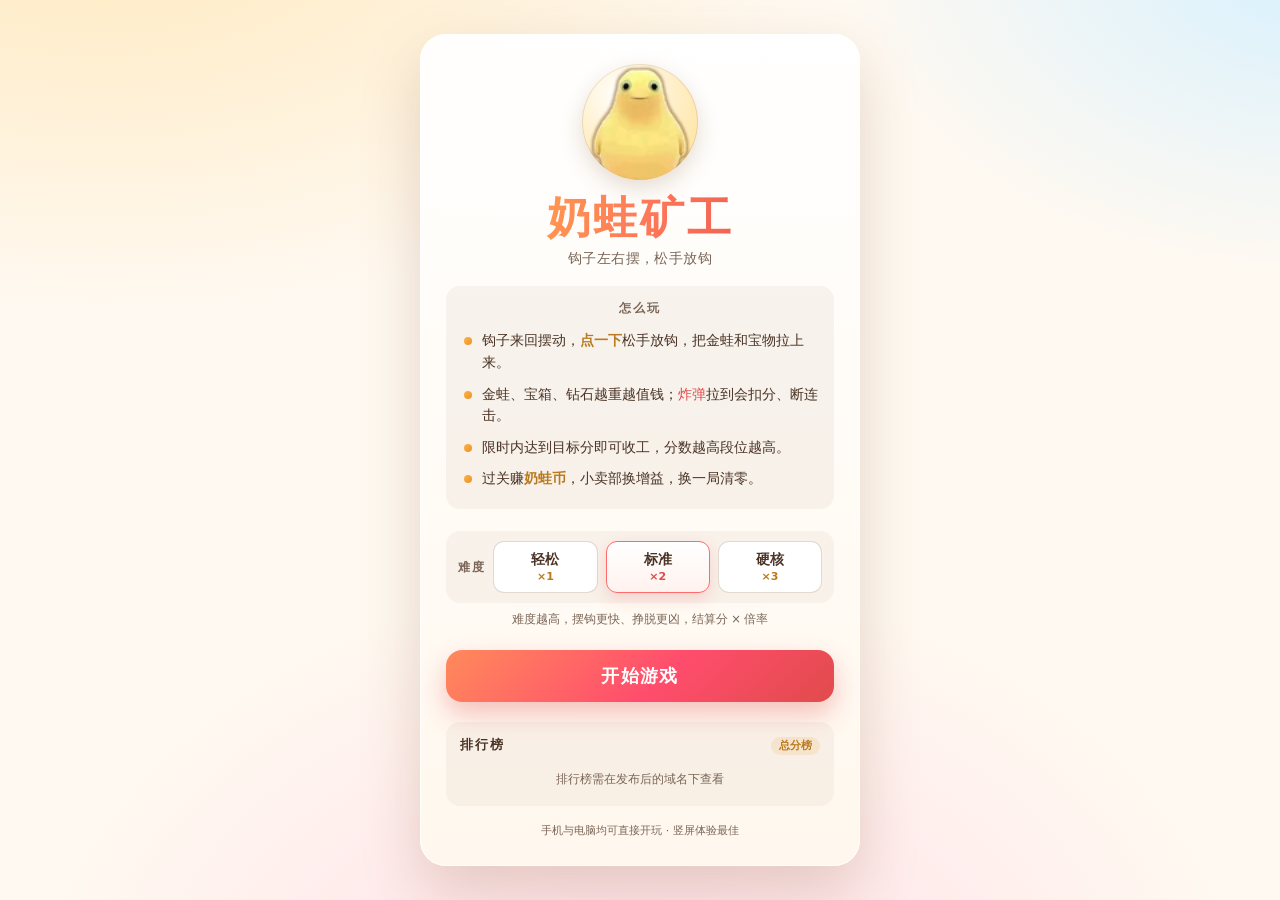
<file: index.html>
<!DOCTYPE html>
<html lang="zh-CN">
<head>
<meta charset="utf-8">
<meta name="viewport" content="width=device-width, initial-scale=1, viewport-fit=cover">
<title>奶蛙矿工</title>
<meta name="description" content="钩子来回摆动，松手放钩，把金蛙宝物拉上来。手机与电脑均可直接开玩。">
<meta name="theme-color" content="#fff9f1">
<link rel="icon" href="favicon.ico">
<style>
  :root {
    --ink: #4a3325; --ink-soft: #7a6556; --cream: #fff7ec;
    --brand: #ff6b6b; --brand-dark: #e14b4b;
    --gold: #e8a33d; --gold-dark: #b97a1f; --good: #35a06b;
  }
  * { box-sizing: border-box; }
  html, body { margin: 0; min-height: 100%; }
  body {
    font-family: "PingFang SC", "Hiragino Sans GB", "Microsoft YaHei", system-ui, -apple-system, "Segoe UI", Roboto, sans-serif;
    color: var(--ink);
    background:
      radial-gradient(1200px 700px at 8% -12%, #ffe9bd 0%, transparent 60%),
      radial-gradient(900px 600px at 104% -6%, #d5f0ff 0%, transparent 55%),
      radial-gradient(1000px 780px at 50% 118%, #ffdbe6 0%, transparent 62%),
      #fff9f1;
    background-attachment: fixed;
    -webkit-text-size-adjust: 100%;
  }
  .wrap {
    min-height: 100dvh; display: grid; place-items: center;
    padding: max(20px, env(safe-area-inset-top)) 16px max(20px, env(safe-area-inset-bottom));
  }
  .card {
    width: 100%; max-width: 440px; text-align: center;
    padding: 30px 26px 26px;
    border-radius: 26px;
    background: linear-gradient(180deg, rgba(255,255,255,.97), rgba(255,248,238,.97));
    box-shadow: 0 24px 60px rgba(126, 84, 44, .22), 0 0 0 1px rgba(255,255,255,.8) inset;
    animation: cardIn .4s cubic-bezier(.22, 1, .36, 1);
  }
  @keyframes cardIn { from { opacity: 0; transform: translateY(16px) scale(.97); } to { opacity: 1; transform: none; } }

  /* 主角蛙 */
  .hero {
    width: 116px; height: 116px; margin: 0 auto 14px;
    border-radius: 50%;
    background: radial-gradient(circle at 34% 26%, #fff 0%, #ffe6a8 76%);
    box-shadow: 0 0 0 1px rgba(126,84,44,.16) inset, 0 8px 22px rgba(126,84,44,.2);
    overflow: hidden; display: grid; place-items: center;
  }
  .hero img { width: 116%; height: 116%; object-fit: contain; }

  /* 大标题 */
  .title {
    margin: 0; font-size: 44px; font-weight: 800; letter-spacing: .06em; line-height: 1.1;
    background: linear-gradient(100deg, #ffb347, #ff7a59 50%, #e14b4b);
    -webkit-background-clip: text; background-clip: text; color: transparent;
  }
  .subtitle {
    margin: 8px 0 0; font-size: 14px; letter-spacing: .03em; color: var(--ink-soft);
  }

  /* 简介 */
  .intro {
    margin: 18px 0 0; padding: 14px 16px;
    border-radius: 14px; background: rgba(126,84,44,.06);
    text-align: left;
  }
  .intro h2 {
    margin: 0 0 8px; font-size: 12px; font-weight: 800; letter-spacing: .16em;
    color: var(--ink-soft); text-align: center;
  }
  .intro ul { list-style: none; margin: 0; padding: 0; }
  .intro li {
    position: relative; padding: 5px 0 5px 20px;
    font-size: 13.5px; line-height: 1.6; color: var(--ink);
  }
  .intro li::before {
    content: ''; position: absolute; left: 2px; top: 12px;
    width: 8px; height: 8px; border-radius: 50%;
    background: linear-gradient(135deg, #ffb347, #e8912a);
  }
  .intro li b { color: var(--gold-dark); font-weight: 700; }
  .intro li .bad { color: var(--brand-dark); }

  /* 进入按钮 */
  .enter {
    display: block; width: 100%; margin-top: 22px;
    font: inherit; font-size: 18px; font-weight: 800; letter-spacing: .08em;
    padding: 14px 18px; border: 0; border-radius: 16px; cursor: pointer;
    text-decoration: none; color: #fff;
    background: linear-gradient(135deg, #ff8a5b, #ff4d6d 55%, #e14b4b);
    box-shadow: 0 12px 26px rgba(225, 75, 75, .32);
    transition: transform .18s cubic-bezier(.22, 1, .36, 1), box-shadow .18s;
  }
  .enter:hover { box-shadow: 0 16px 32px rgba(225, 75, 75, .4); }
  .enter:active { transform: scale(.98); }
  .enter:focus-visible { outline: 3px solid var(--brand); outline-offset: 3px; }
  .enter.big { animation: breathe 2.4s ease-in-out infinite; }
  @keyframes breathe { 0%, 100% { transform: scale(1); } 50% { transform: scale(1.035); } }

  .foot {
    margin: 16px 0 0; font-size: 11px; line-height: 1.6; color: var(--ink-soft);
  }
  .foot a { color: inherit; }

  @media (max-width: 360px) {
    .title { font-size: 38px; }
    .card { padding: 26px 20px 22px; }
  }
  @media (prefers-reduced-motion: reduce) {
    .card, .enter.big { animation: none !important; }
  }

  /* 难度选择 */
  .pick {
    display: flex; align-items: stretch; gap: 8px;
    margin-top: 22px; padding: 10px 12px;
    border-radius: 14px; background: rgba(126,84,44,.05);
  }
  .pick-label {
    align-self: center; font-size: 12px; font-weight: 800; letter-spacing: .14em;
    color: var(--ink-soft);
  }
  .pick button {
    flex: 1; font: inherit; font-size: 14px; font-weight: 700;
    padding: 9px 4px; border: 1.5px solid rgba(126,84,44,.22); border-radius: 11px;
    background: #fff; color: var(--ink); cursor: pointer;
    display: flex; flex-direction: column; align-items: center; gap: 1px;
    transition: transform .14s, border-color .14s, box-shadow .14s, background .14s;
  }
  .pick button b { font-size: 11px; font-weight: 800; color: var(--gold-dark); }
  .pick button.on {
    border-color: var(--brand); background: linear-gradient(180deg,#fff,#fff2ee);
    box-shadow: 0 6px 16px rgba(225,75,75,.18);
  }
  .pick button.on b { color: var(--brand-dark); }
  .pick button:active { transform: scale(.97); }
  .pick-note {
    margin: 8px 0 0; font-size: 11.5px; color: var(--ink-soft); line-height: 1.5;
  }

  /* 排行榜 */
  .board {
    margin-top: 20px; padding: 14px 14px 8px;
    border-radius: 14px; background: rgba(126,84,44,.05); text-align: left;
  }
  .board-head {
    display: flex; align-items: baseline; justify-content: space-between; margin-bottom: 6px;
  }
  .board-head h2 {
    margin: 0; font-size: 13px; font-weight: 800; letter-spacing: .14em; color: var(--ink);
  }
  .board-tag {
    font-size: 10.5px; font-weight: 700; color: var(--gold-dark);
    background: rgba(232,163,61,.16); padding: 2px 8px; border-radius: 999px;
  }
  .board-list { list-style: none; margin: 0; padding: 0; }
  .board-row, .board-tip {
    display: flex; align-items: center; gap: 8px;
    font-size: 13px; padding: 6px 2px; border-bottom: 1px dashed rgba(126,84,44,.14);
  }
  .board-list li:last-child { border-bottom: 0; }
  .board-tip { color: var(--ink-soft); justify-content: center; font-size: 12px; padding: 10px 2px; }
  .board-row .rk { width: 20px; text-align: center; font-weight: 800; color: var(--ink-soft); flex: 0 0 auto; }
  .board-row .rk-1, .board-row .rk-2, .board-row .rk-3 { color: var(--gold-dark); }
  .board-row .nm {
    flex: 1 1 auto; overflow: hidden; text-overflow: ellipsis; white-space: nowrap; font-weight: 600;
  }
  .board-row .sc { font-weight: 800; color: var(--brand-dark); flex: 0 0 auto; }
  .board-row .pr {
    flex: 0 0 auto; font-size: 10.5px; color: var(--ink-soft);
    background: rgba(126,84,44,.08); padding: 1px 6px; border-radius: 999px;
  }

  @media (max-width: 360px) {
    .pick-label { display: none; }
  }
</style>
</head>
<body>
  <div class="wrap">
    <main class="card">
      <div class="hero">
        <img src="assets/nai/nai02-stand.webp" alt="奶蛙矿工">
      </div>
      <h1 class="title">奶蛙矿工</h1>
      <p class="subtitle">钩子左右摆，松手放钩</p>

      <section class="intro">
        <h2>怎么玩</h2>
        <ul>
          <li>钩子来回摆动，<b>点一下</b>松手放钩，把金蛙和宝物拉上来。</li>
          <li>金蛙、宝箱、钻石越重越值钱；<span class="bad">炸弹</span>拉到会扣分、断连击。</li>
          <li>限时内达到目标分即可收工，分数越高段位越高。</li>
          <li>过关赚<b>奶蛙币</b>，小卖部换增益，换一局清零。</li>
        </ul>
      </section>

      <section class="pick" id="pick" role="group" aria-label="选择难度">
        <span class="pick-label">难度</span>
        <button type="button" data-preset="relaxed">轻松<b>×1</b></button>
        <button type="button" data-preset="standard" class="on">标准<b>×2</b></button>
        <button type="button" data-preset="hard">硬核<b>×3</b></button>
      </section>
      <p class="pick-note">难度越高，摆钩更快、挣脱更凶，结算分 × 倍率</p>

      <a class="enter big" id="startBtn" href="miner/?preset=standard">开始游戏</a>

      <section class="board" id="board">
        <div class="board-head">
          <h2>排行榜</h2>
          <span class="board-tag" id="boardTag">总分榜</span>
        </div>
        <ol class="board-list" id="boardList">
          <li class="board-tip">榜单加载中…</li>
        </ol>
      </section>

      <p class="foot">手机与电脑均可直接开玩 · 竖屏体验最佳</p>
    </main>
  </div>

  <script src="miner/cloud.js"></script>
  <script>
  (function () {
    var pick = document.getElementById('pick');
    var startBtn = document.getElementById('startBtn');
    var boardList = document.getElementById('boardList');
    var PRESET = {
      relaxed:  { label: '轻松', factor: 1 },
      standard: { label: '标准', factor: 2 },
      hard:     { label: '硬核', factor: 3 }
    };

    function fmt(n) { return String(Math.floor(n || 0)).replace(/\B(?=(\d{3})+(?!\d))/g, ','); }
    function esc(s) {
      return String(s == null ? '' : s).replace(/[&<>"']/g, function (c) {
        return { '&': '&amp;', '<': '&lt;', '>': '&gt;', '"': '&quot;', "'": '&#39;' }[c];
      });
    }

    /* 选难度 → 同时点亮按钮、改写进入按钮的 ?preset= */
    function selectPreset(p) {
      Array.prototype.forEach.call(pick.querySelectorAll('button[data-preset]'), function (b) {
        b.classList.toggle('on', b.getAttribute('data-preset') === p);
      });
      startBtn.setAttribute('href', 'miner/?preset=' + p);
    }
    pick.addEventListener('click', function (ev) {
      var b = ev.target.closest ? ev.target.closest('button[data-preset]') : null;
      if (b) { selectPreset(b.getAttribute('data-preset')); }
    });

    /* 内嵌只读排行榜：只取云端总分榜前若干名，纯展示，不写库 */
    function renderBoard(rows) {
      if (!rows || !rows.length) {
        boardList.innerHTML = '<li class="board-tip">还没有人上榜，快来抢第一！</li>';
        return;
      }
      boardList.innerHTML = rows.map(function (r, i) {
        var m = PRESET[r.preset] || PRESET.standard;
        return '<li class="board-row">' +
          '<span class="rk rk-' + (i + 1) + '">' + (i + 1) + '</span>' +
          '<span class="nm">' + esc(r.name || '无名氏') + '</span>' +
          '<span class="sc">' + fmt(r.score) + '</span>' +
          '<span class="pr">' + m.label + '×' + m.factor + '</span>' +
          '</li>';
      }).join('');
    }

    function loadBoard() {
      if (!window.MinerCloud || !MinerCloud.available()) {
        boardList.innerHTML = '<li class="board-tip">排行榜需在发布后的域名下查看</li>';
        return;
      }
      MinerCloud.load(10).then(function (res) {
        renderBoard((res && res.rows && res.rows.score) || []);
      }).catch(function () {
        boardList.innerHTML = '<li class="board-tip">榜单暂时打不开，稍后再试</li>';
      });
    }

    loadBoard();
  })();
  </script>
</body>
</html>
</file>
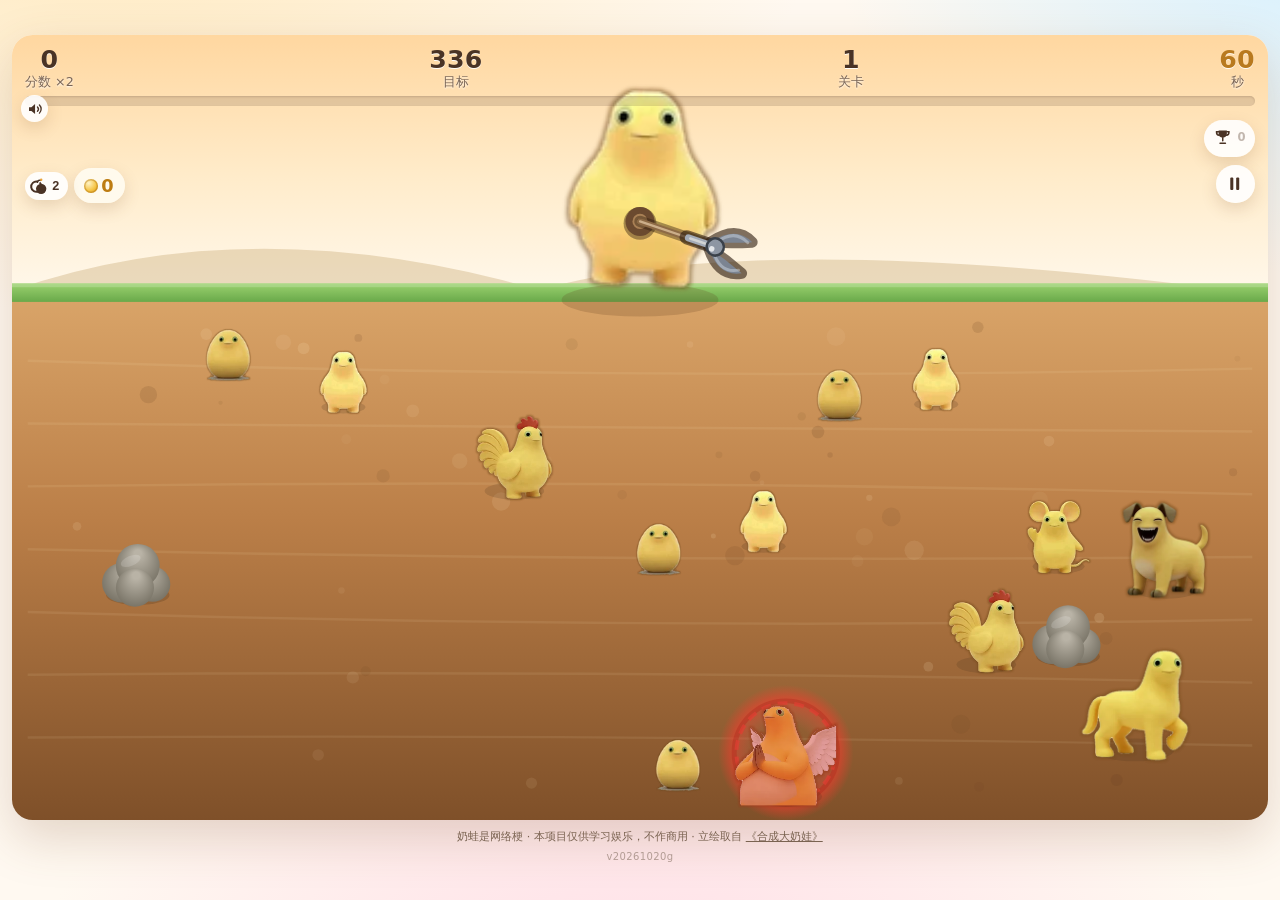
<file: miner/index.html>
<!DOCTYPE html>
<html lang="zh-CN">
<head>
<meta charset="utf-8">
<meta name="viewport" content="width=device-width, initial-scale=1, maximum-scale=1, user-scalable=no, viewport-fit=cover">
<meta name="theme-color" content="#fff9f1">
<meta name="description" content="奶蛙矿工：国民小游戏「黄金矿工」的奶蛙版。甩钩抓宝，天使奶蛙是炸弹，大块头会挣脱。">
<title>奶蛙矿工 · 奶蛙小游戏</title>
<link rel="icon" type="image/webp" href="../assets/nai/nai01-blob.webp">
<!-- 资源带 ?v= 版本号：这个静态站不发 Cache-Control / ETag，只给 Last-Modified，
     浏览器会按"启发式缓存"自己算过期时间，期间新代码根本不会下载下来 ——
     表现就是"线上明明更新了，我这台电脑还是老钩子"。
     换 URL 是最干脆的绕开方式：改了前端就顺手把下面这几处 v 一起改掉。 -->
<meta name="miner-build" content="20261020g">
<link rel="stylesheet" href="style.css?v=20261020g">
</head>
<body>
<div class="page">
  <main class="app">

    <!-- ============ 舞台 ============ -->
    <section class="stage-wrap" id="stageWrap">
      <div class="stage" id="stage">
        <canvas id="cv" role="img" aria-label="奶蛙矿工游戏舞台：奶蛙在洞口甩钩，抓取土层里的宝贝"></canvas>

        <!-- 顶部 HUD（不吃点击） -->
        <div class="hud" id="hud" aria-hidden="true">
          <div class="hud-row">
            <span class="stat"><b id="hudScore">0</b><small id="hudScoreUnit">分数</small></span>
            <span class="stat"><b id="hudTarget">0</b><small>目标</small></span>
            <span class="stat"><b id="hudLevel">1</b><small>关卡</small></span>
            <span class="stat time"><b id="hudTime">60</b><small>秒</small></span>
          </div>
          <div class="bar"><i id="barFill"></i></div>
        </div>

        <!-- 连击牌 -->
        <div class="combo-chip" id="comboChip" aria-hidden="true">
          <b id="comboNum">0</b><span>连击</span><em id="comboMult">×1</em>
        </div>

        <!-- 达标 = 可以收工了。
             这既是提示，也是按钮：达标之后玩家自己决定"现在过关"还是"再挖几钩多攒点奶蛙币"。
             （旧版达标后只能干等，是玩家反馈里最刺眼的一条。） -->
        <button class="keep-hint" id="keepHint" type="button">
          <span class="kh-tick" aria-hidden="true">✓</span>
          <span class="kh-text"><span id="keepLead">已达标 · 本关 +</span><b id="keepNum">0</b><span id="keepTail"> 币</span></span>
          <span class="kh-go" id="keepGo">收工过关</span>
          <span class="kh-key" aria-hidden="true">Enter</span>
        </button>

        <!-- 静音开关 -->
        <button class="mute" id="btnMute" type="button" aria-label="静音开关">
          <svg viewBox="0 0 24 24" width="100%" height="100%" aria-hidden="true">
            <path class="mk-body" d="M4 9.5h3.2L12 5.4v13.2L7.2 14.5H4z" />
            <path class="mk-wave1" d="M15.2 9.2a4 4 0 0 1 0 5.6" fill="none" stroke-width="1.8" stroke-linecap="round" />
            <path class="mk-wave2" d="M17.8 6.6a7.6 7.6 0 0 1 0 10.8" fill="none" stroke-width="1.8" stroke-linecap="round" />
            <path class="mk-slash" d="M4.4 4.4l15.2 15.2" fill="none" stroke-width="2" stroke-linecap="round" />
          </svg>
        </button>

        <!-- 右上：排行榜 / 暂停。
             都放在"天空"里（这一层没有可抓的东西），不会盖住土层里的宝贝；
             舞台的点击发射会把这一块排除掉（见 game.js 的 pointerdown）。 -->
        <div class="tools">
          <button class="tool" id="btnOpenBoard" type="button" aria-label="打开排行榜">
            <svg viewBox="0 0 24 24" width="100%" height="100%" aria-hidden="true">
              <path class="tl-cup" d="M7.4 4h9.2v3.3a4.6 4.6 0 0 1-9.2 0z"/>
              <path class="tl-line" d="M7.4 5.2H5.1v1.1a3 3 0 0 0 2.7 2.9M16.6 5.2h2.3v1.1a3 3 0 0 1-2.7 2.9M12 12.1v3.2M9 18.2h6"
                    fill="none" stroke-width="1.7" stroke-linecap="round"/>
            </svg>
            <b id="lbMeta">0</b>
          </button>
          <button class="tool" id="btnPause" type="button" aria-label="暂停">
            <svg viewBox="0 0 24 24" width="100%" height="100%" aria-hidden="true">
              <rect x="7" y="5" width="3.4" height="14" rx="1.1"/>
              <rect x="13.6" y="5" width="3.4" height="14" rx="1.1"/>
            </svg>
          </button>
        </div>

        <!-- 左上一排：炸药 + 奶蛙币。
             两枚并排放在同一个 flex 行里，位置只由这一行决定 ——
             各写各的 top 会在横竖屏切换时对不齐（em 跟着舞台字号变）。 -->
        <div class="sky-row">
          <!-- 炸药：手里拉着东西时按一下，当场炸掉、绳子立刻回来 -->
          <button class="dyn" id="btnDyn" type="button" aria-label="引爆手里拉住的目标">
          <span class="dyn-body">
            <svg viewBox="0 0 24 24" width="100%" height="100%" aria-hidden="true">
              <path class="dy-bomb" d="M13.4 8.6a6.2 6.2 0 1 1-3.4-1.9" fill="none" stroke-width="2.4" stroke-linecap="round"/>
              <circle class="dy-ball" cx="14.6" cy="15.4" r="6.2" />
              <path class="dy-fuse" d="M10.1 7.4c.6-2 2.2-2.9 3.9-2.1" fill="none" stroke-width="1.8" stroke-linecap="round"/>
              <circle class="dy-spark" cx="14.6" cy="4.6" r="1.5" />
            </svg>
          </span>
          <b id="dynNum">0</b>
          <span class="dyn-tip" id="dynTip">引爆手里拉住的目标（B 键）</span>
          </button>

          <!-- 奶蛙币：纯读数，不能点。
               不塞进顶部 HUD 是因为五个数排成一行时，中间那格正好压在奶蛙脑袋上（横屏），
               而且币和分挨着容易看混。单独一枚金色胶囊，更像"另一种钱"。 -->
          <span class="coin-pill" id="coinPill" aria-hidden="true">
            <i class="coin-dot"></i><b id="hudCoin">0</b>
          </span>
        </div>

        <!-- ========== 暂停 / 设置 ==========
             开始页去掉了：打开就开矿。这里成了唯一能喘口气、也能换难度的地方。
             难度必须在这儿改 —— 换档等于换一局，所以选中就重开，不做"下局生效"
             这种说了不算的半吊子状态。 -->
        <div class="overlay" id="ovPause">
          <div class="ov-card">
            <div class="ov-title">暂停</div>
            <p class="ov-sub">切到其他页面会自动暂停。</p>

            <div class="preset" id="preset">
              <span class="preset-label">难度</span>
              <button type="button" data-preset="relaxed">轻松<b>×1</b></button>
              <button type="button" data-preset="standard" class="on">标准<b>×2</b></button>
              <button type="button" data-preset="hard">硬核<b>×3</b></button>
            </div>
            <p class="preset-note">换难度即重开一局 · 结算分 = 局内分 × 倍率</p>
            <p class="swing-note" id="swingNote"></p>

            <ul class="quick-rules">
              <li>体型越大越值钱，回收也越慢</li>
              <li>天使奶蛙是炸弹 <b class="bad">−150</b>；钻石奶蛙 <b class="good">+600</b> 并 +5 秒</li>
              <li><b>空格</b>／点击放钩 · <b>B</b> 引爆 · 达标后 <b>Enter</b> 收工</li>
            </ul>

            <button class="btn primary big" id="btnResume" type="button">继续</button>
            <button class="btn ghost" id="btnQuit" type="button">重开一局</button>
          </div>
        </div>

        <!-- ========== 过关 ========== -->
        <div class="overlay" id="ovClear">
          <div class="ov-card">
            <div class="ov-title win" id="clearTitle">过关</div>
            <p class="ov-sub" id="clearSub"></p>
            <div class="tally" id="clearTally"></div>
            <button class="btn primary big" id="btnNext" type="button">下一关</button>
          </div>
        </div>

        <!-- ========== 结束 ========== -->
        <div class="overlay" id="ovOver">
          <div class="ov-card">
            <div class="ov-title lose">没达标</div>
            <p class="ov-sub" id="overSub"></p>

            <!-- 上榜区：一局结束只记一条，名字也按"一局一枚"。
                 输入框里预填上一局用过的名字，想换直接改 —— 只改这一条，
                 历史成绩一条都不动。 -->
            <div class="lb-save" id="overLb">
              <div class="lb-save-top">
                <span class="lb-badge" id="overRankBadge">#1</span>
                <span class="ava lb-ava" id="overAva" aria-hidden="true"></span>
                <span class="lb-save-txt" id="overRankTxt"></span>
                <button class="lb-link" id="btnOverBoard" type="button">看榜</button>
              </div>
              <div class="lb-name-row" id="overNameRow">
                <input class="lb-name-input" id="overNameInput" type="text" maxlength="8"
                       placeholder="输入名字" autocomplete="off" spellcheck="false"
                       enterkeyhint="done" aria-label="你的名字">
                <button class="lb-save-btn" id="btnSaveName" type="button">上榜</button>
              </div>
              <p class="lb-name-hint" id="overNameHint"></p>
            </div>

            <div class="tally" id="overTally"></div>
            <p class="ov-best" id="overBest"></p>
            <button class="btn primary big" id="btnAgain" type="button">再来一局</button>
          </div>
        </div>

        <!-- ========== 排行榜 ==========
             三个榜看同一份记录，只是排序键不同（总分 / 关卡 / 连击）。
             这里的输入框改的是**下一局的名字**，不是历史成绩：
             一台设备每局都可以留不同的名字，改完旧记录原样不动。
             头像按名字走 —— 同一个名字永远同一张脸，新名字才分新脸。 -->
        <div class="overlay" id="ovBoard">
          <div class="ov-card">
            <div class="ov-title board">排行榜</div>
            <p class="ov-sub" id="boardSub">本机记录 · 一局一条</p>

            <div class="board-name">
              <span class="ava board-ava" id="boardAva" aria-hidden="true"></span>
              <label for="boardNameInput">下局用名</label>
              <input class="board-name-input" id="boardNameInput" type="text" maxlength="8"
                     placeholder="还没起名" autocomplete="off" spellcheck="false"
                     enterkeyhint="done">
              <span class="board-name-note" id="boardNameNote">只影响下一局</span>
            </div>

            <div class="board-tabs" id="boardTabs" role="tablist">
              <button type="button" data-board="score" class="on" role="tab">总分</button>
              <button type="button" data-board="level" role="tab">关卡</button>
              <button type="button" data-board="combo" role="tab">连击</button>
            </div>
            <p class="board-note">总分 = <b>结算分</b>（局内分 × 难度倍率：轻松 1 / 标准 2 / 硬核 3）</p>

            <!-- 列表自己滚，不带着整张卡一起滚：
                 不然想关掉的时候得先把一百行滑到底。 -->
            <div class="board-box" id="boardBox">
              <div class="board-scroll" id="boardScroll">
                <ol class="board-list" id="boardList"></ol>
              </div>
            </div>
            <p class="board-more" id="boardMore" hidden>下滑看更多 ↓</p>
            <p class="board-empty" id="boardEmpty">本机暂无记录。</p>

            <button class="btn primary" id="btnBoardClose" type="button">返回游戏</button>
          </div>
        </div>

        <!-- ========== 小卖部 ========== -->
        <div class="overlay" id="ovShop">
          <div class="ov-card">
            <div class="ov-title shop">小卖部</div>
            <p class="ov-sub" id="shopSub"></p>

            <div class="shop-wallet">
              <span class="hl"><i class="coin-dot" aria-hidden="true"></i>奶蛙币 <b id="shopWallet">0</b></span>
              <span>本局已攒 <b id="shopEarned">0</b></span>
              <span>分数 <b id="shopScore">0</b><em>未变</em></span>
            </div>

            <div class="shop-list" id="shopList"></div>

            <p class="shop-note">
              奶蛙币与分数<b>分开记账</b>：消费只扣币，<b>分数不变</b>。<br>
              币按本关收入折算（5 分 = 1 枚），换局清零。<br>
              本局花掉 <b id="shopSpent">0</b> 枚 · 下一关带 <b id="shopDyn">0</b> 发炸药。
            </p>

            <button class="btn primary big" id="btnShopGo" type="button">进入下一关</button>
          </div>
        </div>
      </div>
    </section>

    <p class="foot">
      奶蛙是网络梗 · 本项目仅供学习娱乐，不作商用 · 立绘取自
      <a href="https://yhsome.github.io/BigNaiWa/" target="_blank" rel="noopener">《合成大奶娃》</a>
      <span class="foot-ver" id="footVer"></span>
    </p>
  </main>
</div>

<script src="../common/sfx.js?v=20261020g"></script>
<script src="logic.js?v=20261020g"></script>
<script src="cloud.js?v=20261020g"></script>
<script src="game.js?v=20261020g"></script>
</body>
</html>
</file>
<file: miner/style.css>
/* ============================================================
 * 奶蛙矿工 · 样式
 * 舞台比例由 JS 按布局写进 --arw / --arh：
 *   竖屏（手机）= 720 × 1280，横屏（电脑）= 1280 × 800。
 * 内部一律用 em 排版，em 的基准由 game.js 按舞台实际像素设置
 * → 任何屏幕比例都不变形，且横屏不会变成一坨巨大字号。
 * ============================================================ */

:root {
  --ink: #4a3325;
  --ink-soft: #7a6556;
  --cream: #fff7ec;
  --brand: #ff6b6b;
  --brand-dark: #e14b4b;
  --gold: #e8a33d;
  --gold-dark: #b97a1f;
  --good: #35a06b;
  --bad: #d8453f;
}

* { box-sizing: border-box; }
html, body { margin: 0; height: 100%; }
body {
  color: var(--ink);
  font-family: "PingFang SC", "Hiragino Sans GB", "Microsoft YaHei", system-ui, -apple-system, "Segoe UI", Roboto, sans-serif;
  background:
    radial-gradient(1200px 700px at 8% -12%, #ffe9bd 0%, transparent 60%),
    radial-gradient(900px 600px at 104% -6%, #d5f0ff 0%, transparent 55%),
    radial-gradient(1000px 780px at 50% 118%, #ffdbe6 0%, transparent 62%),
    #fff9f1;
  background-attachment: fixed;
  -webkit-text-size-adjust: 100%;
  overflow: hidden;
}

.page {
  height: 100dvh;
  display: flex;
  align-items: center;
  justify-content: center;
  padding: max(8px, env(safe-area-inset-top)) 10px max(8px, env(safe-area-inset-bottom));
}
.app {
  display: flex;
  flex-direction: column;
  align-items: center;
  gap: 0.5em;
  max-height: 100%;
}
.stage-wrap { display: flex; justify-content: center; }

/* ---------- 舞台 ---------- */
.stage {
  --arw: 720;
  --arh: 1280;
  position: relative;
  aspect-ratio: var(--arw) / var(--arh);
  height: min(calc(100dvh - 74px), calc((100vw - 24px) * var(--arh) / var(--arw)));
  width: auto;
  font-size: 18px;                 /* JS 会按舞台像素覆盖 */
  border-radius: 1.1em;
  overflow: hidden;
  box-shadow: 0 18px 50px rgba(126, 84, 44, .22), 0 0 0 1px rgba(255, 255, 255, .8) inset;
  touch-action: none;              /* 禁掉滑动/双击缩放，手感干净 */
  -webkit-user-select: none; user-select: none;
  -webkit-tap-highlight-color: transparent;
  cursor: pointer;
}
.stage canvas { display: block; width: 100%; height: 100%; }

/* ---------- HUD ---------- */
.hud {
  position: absolute; left: 0; right: 0; top: 0;
  padding: 0.55em 0.7em 0;
  pointer-events: none;
}
.hud-row { display: flex; align-items: flex-end; justify-content: space-between; gap: 0.4em; }
.stat { display: flex; flex-direction: column; align-items: center; line-height: 1.1; }
.stat b {
  font-size: 1.35em; font-weight: 700; letter-spacing: .01em;
  color: #4a3325; text-shadow: 0 1px 0 rgba(255, 255, 255, .9);
  font-variant-numeric: tabular-nums;
}
.stat small { font-size: .68em; color: var(--ink-soft); margin-top: .15em; text-shadow: 0 1px 2px rgba(255, 255, 255, .95); }
.stat.time b { color: var(--gold-dark); }
.stat.time.urgent b { color: var(--bad); }
.stat.time.urgent { animation: breathe .7s ease-in-out infinite; }
/* 奶蛙币：和分数明显分开的一档颜色，别让人以为它也是分 */
.stat.coin b { color: #c98a1e; }
.stat.coin small { color: #c98a1e; }

/* 奶蛙币胶囊：挂在炸药下面，纯读数。
 * 位置跟炸药同一条左列（都在"天空"里，不会盖住土层里的东西）。 */
.coin-pill {
  display: flex; align-items: center; gap: .18em;
  padding: .42em .62em .42em .55em; border-radius: 99px;
  background: rgba(255, 251, 240, .94);
  box-shadow: 0 6px 16px rgba(126, 84, 44, .18);
  font-size: .95em; font-weight: 800; color: #bd7c12;
  font-variant-numeric: tabular-nums;
}
.coin-pill .coin-dot { width: .78em; height: .78em; margin-right: 0; }
.coin-pill.bump { animation: pop .3s ease-out; }

.bar {
  margin-top: 0.35em; height: 0.55em; border-radius: 99px;
  background: rgba(74, 51, 37, .16);
  box-shadow: inset 0 1px 2px rgba(74, 51, 37, .18);
  overflow: hidden;
}
.bar i {
  display: block; height: 100%; width: 0;
  border-radius: 99px;
  background: linear-gradient(90deg, #ffc46b, var(--gold) 60%, var(--gold-dark));
  transition: width .22s cubic-bezier(.22, 1, .36, 1);
}
.bar.full i { background: linear-gradient(90deg, #7ddfa8, var(--good)); }

/* ---------- 连击牌 ---------- */
.combo-chip {
  position: absolute; right: 0.7em; top: 4.5em;
  display: flex; align-items: baseline; gap: .18em;
  padding: .28em .6em; border-radius: 99px;
  background: rgba(255, 255, 255, .92);
  color: var(--brand-dark);
  font-size: .8em; font-weight: 700;
  box-shadow: 0 6px 16px rgba(126, 84, 44, .18);
  opacity: 0; transform: scale(.7) translateY(-4px);
  transition: opacity .18s, transform .18s cubic-bezier(.22, 1, .36, 1);
  pointer-events: none;
}
.combo-chip.show { opacity: 1; transform: scale(1) translateY(0); }
.combo-chip b { font-size: 1.5em; color: var(--brand); font-variant-numeric: tabular-nums; }
.combo-chip em {
  font-style: normal; font-size: .95em; color: #fff;
  background: linear-gradient(135deg, #ff8a5b, var(--brand) 55%, var(--brand-dark));
  padding: .1em .45em; border-radius: 99px; margin-left: .15em;
}
.combo-chip.hot { animation: pop .28s ease-out; }
/* 空勾护符生效：连击牌闪一下金边，告诉玩家"这一下没断，是护符顶的" */
.combo-chip.saved {
  box-shadow: 0 0 0 2px var(--gold), 0 6px 16px rgba(126, 84, 44, .18);
  animation: pop .3s ease-out;
}

/* ---------- 右上工具（排行榜 / 暂停）----------
 * 和左上的静音、炸药同一套白药丸：圆角、浅投影、压在天空层。
 * 这里只放"随时能点、但点了不该发射钩子"的东西。 */
.tools {
  position: absolute; right: .7em; top: 4.5em;
  display: flex; flex-direction: column; gap: .45em; align-items: flex-end;
}
.tool {
  display: flex; align-items: center; gap: .2em;
  height: 2em; min-width: 2em; padding: 0 .5em 0 .42em;
  border: 0; border-radius: 99px; cursor: pointer;
  font: inherit; color: var(--ink);
  background: rgba(255, 255, 255, .9);
  box-shadow: 0 6px 16px rgba(126, 84, 44, .18);
  transition: transform .16s cubic-bezier(.22, 1, .36, 1), box-shadow .16s;
}
.tool:active { transform: scale(.94); }
.tool:focus-visible { outline: 3px solid var(--brand); outline-offset: 2px; }
.tool svg { width: 1.15em; height: 1.15em; flex: 0 0 auto; }
.tool svg rect, .tool svg path { fill: currentColor; }
.tool svg .tl-line { fill: none; stroke: currentColor; }
.tool b {
  font-size: .62em; font-weight: 800; line-height: 1;
  color: var(--ink-soft); font-variant-numeric: tabular-nums;
}
.tool b.zero { opacity: .45; }

/* ---------- 静音 ---------- */
.mute {
  position: absolute; left: 0.7em; top: 4.5em;
  width: 2em; height: 2em; padding: .32em;
  border: 0; border-radius: 50%; cursor: pointer;
  background: rgba(255, 255, 255, .9);
  box-shadow: 0 6px 16px rgba(126, 84, 44, .18);
}
.mute .mk-body { fill: var(--ink); }
.mute .mk-wave1, .mute .mk-wave2 { stroke: var(--ink); }
.mute .mk-slash { stroke: var(--bad); opacity: 0; }
.mute.off .mk-wave1, .mute.off .mk-wave2 { opacity: 0; }
.mute.off .mk-slash { opacity: 1; }

/* ---------- 炸药 ---------- */
/*
 * 和奶蛙币并排放在 .sky-row 里，都在"天空"（天空没有可抓的东西），
 * 这样按钮绝不会盖住土层里的宝物导致误抓。
 * 行负责定位，按钮自己不再绝对定位 —— 否则两个 top 在横竖屏切换时会错位。
 */
.sky-row {
  position: absolute; left: 0.7em; top: 7.1em;
  display: flex; align-items: center; gap: .34em;
}
.dyn {
  position: relative;
  display: flex; align-items: center; gap: .12em;
  padding: .3em .55em .3em .3em; border: 0; cursor: pointer;
  border-radius: 99px;
  background: rgba(255, 255, 255, .9);
  box-shadow: 0 6px 16px rgba(126, 84, 44, .18);
  transition: transform .16s cubic-bezier(.22, 1, .36, 1), box-shadow .16s, background .16s;
}
.dyn .dyn-body { width: 1.5em; height: 1.5em; display: block; }
.dyn .dy-ball { fill: #4a3325; }
.dyn .dy-bomb, .dyn .dy-fuse { stroke: #4a3325; }
.dyn .dy-spark { fill: var(--gold); }
.dyn b {
  font-size: .95em; font-weight: 700; color: var(--ink);
  font-variant-numeric: tabular-nums; min-width: .8em; text-align: center;
}
/* 手里拉着东西 → 亮起来（"现在按有用"的提示） */
.dyn.armed {
  background: linear-gradient(135deg, #ffd66b, #ff9f43);
  box-shadow: 0 0 0 3px rgba(255, 159, 67, .45), 0 8px 20px rgba(225, 120, 20, .35);
  animation: dynPulse 1s ease-in-out infinite;
}
.dyn.armed .dy-ball { fill: #7a3b06; }
.dyn.armed .dy-bomb, .dyn.armed .dy-fuse { stroke: #7a3b06; }
.dyn.armed b { color: #7a3b06; }
.dyn.armed .dy-spark { fill: #fff3c4; }
/* 用光了 */
.dyn.empty { opacity: .45; cursor: not-allowed; }
/* 空响（手里没东西 / 没子弹了）：抖一下 */
.dyn.nope { animation: dynNope .3s ease-out; }

.dyn-tip {
  position: absolute; left: 0; top: 2.3em;
  white-space: nowrap; font-size: .6em; font-weight: 600;
  color: var(--ink-soft); background: rgba(255, 255, 255, .92);
  padding: .3em .5em; border-radius: .5em;
  box-shadow: 0 4px 12px rgba(126, 84, 44, .16);
  opacity: 0; pointer-events: none; transition: opacity .2s;
}
.dyn.nope .dyn-tip { opacity: 1; }

/* ---------- 达标 / 收工按钮 ----------
 * 一个东西两个身份：既是"你已经达标了"的提示，也是"提前结束这一关"的按钮。
 * 所以它必须是 button（能点、能聚焦、能 hover），不能是原来的那个 div。 */
.keep-hint {
  position: absolute; left: 50%; top: 5.5em; transform: translate(-50%, -6px);
  display: flex; align-items: center; gap: .45em;
  padding: .3em .4em .3em .75em; border: 0; border-radius: 99px;
  background: rgba(53, 160, 107, .95);
  color: #fff; font: inherit; font-size: .66em; font-weight: 700;
  white-space: nowrap; cursor: pointer;
  box-shadow: 0 6px 16px rgba(53, 160, 107, .32);
  opacity: 0; pointer-events: none;
  transition: opacity .22s, transform .22s cubic-bezier(.22, 1, .36, 1), box-shadow .18s;
  z-index: 3;
}
.keep-hint.show {
  opacity: 1; pointer-events: auto; transform: translate(-50%, 0);
  animation: cashReady .9s ease-in-out .25s 3;   /* 只闪三下，不永久抖 —— 别抢画面 */
}
.keep-hint:hover { box-shadow: 0 8px 22px rgba(53, 160, 107, .5); }
.keep-hint:active { transform: translate(-50%, 1px) scale(.985); }
.keep-hint b { color: #fff8c9; font-variant-numeric: tabular-nums; }
/* 锁上：分数够了但"本关的活儿"还没干完（吃老本的盈余顶不了） */
.keep-hint.locked {
  background: rgba(96, 104, 118, .95);
  box-shadow: 0 6px 16px rgba(0, 0, 0, .22);
  cursor: default; animation: none;
}
/* 锁定态不是"已达标"：勾和"收工"都不该出现，只留一句还差多少分 */
.keep-hint.locked .kh-tick,
.keep-hint.locked .kh-go { display: none; }
.keep-hint.locked .kh-key { display: none; }
.kh-tick { font-size: 1.05em; line-height: 1; }
.kh-go {
  padding: .22em .7em; border-radius: 99px;
  background: #fff8c9; color: #17603f;
  font-weight: 800; letter-spacing: .02em;
}
.kh-key {
  padding: .18em .45em; border-radius: .4em;
  background: rgba(0, 0, 0, .2); color: rgba(255, 255, 255, .8);
  font-size: .82em; font-weight: 700; letter-spacing: .04em;
}
@keyframes cashReady {
  0%, 100% { transform: translate(-50%, 0) scale(1); }
  50% { transform: translate(-50%, 0) scale(1.045); }
}

/* ---------- 动画 ---------- */
@keyframes dynNope {
  0%, 100% { transform: translateX(0); }
  25% { transform: translateX(-3px) rotate(-4deg); }
  75% { transform: translateX(3px) rotate(4deg); }
}
@keyframes dynPulse {
  0%, 100% { transform: scale(1); }
  50% { transform: scale(1.07); }
}

/* ---------- 覆盖层 ---------- */
.overlay {
  position: absolute; inset: 0;
  display: none; align-items: center; justify-content: center;
  padding: 0.9em;
  background: rgba(74, 51, 37, .34);
  -webkit-backdrop-filter: blur(5px); backdrop-filter: blur(5px);
  z-index: 5;
}
.overlay.show { display: flex; }
.ov-card {
  width: 100%; max-height: 100%; overflow-y: auto;
  padding: 1.1em 1.05em 1.15em;
  border-radius: 1.15em;
  background: linear-gradient(180deg, rgba(255, 255, 255, .98), rgba(255, 248, 238, .98));
  box-shadow: 0 20px 50px rgba(70, 44, 20, .3);
  text-align: center;
  animation: cardIn .3s cubic-bezier(.22, 1, .36, 1);
}
.ov-title {
  font-size: 1.7em; font-weight: 700; letter-spacing: .04em; line-height: 1.2;
  background: linear-gradient(100deg, #ff7a59, #ff4d6d 55%, #b13bff);
  -webkit-background-clip: text; background-clip: text; color: transparent;
}
.ov-title.win { background: linear-gradient(100deg, #4fc78a, #1d9e75 60%, #0f6e56); -webkit-background-clip: text; background-clip: text; }
.ov-title.lose { background: linear-gradient(100deg, #ff8f6b, #e14b4b 60%, #a32d2d); -webkit-background-clip: text; background-clip: text; }

.ov-sub { margin: .5em 0 .75em; font-size: .84em; line-height: 1.66; color: var(--ink-soft); }

/* 摆动速度说明（暂停卡里，讲清"越往后越快"） */
.swing-note {
  margin: -.15em 0 .8em; font-size: .66em; line-height: 1.55; color: var(--ink-soft);
  text-align: left;
}

/* 手感档位 */
/* 难度：方角分段器。平时是纸白色，选中那块翻成墨色、
   倍率数字转成奶龙黄 —— 不靠渐变按钮，靠明暗对比。 */
.preset {
  display: flex; align-items: stretch; gap: 0;
  margin: 0 0 .5em; border: 2px solid var(--ink); background: #fff;
}
.preset-label {
  display: flex; align-items: center; padding: 0 .55em;
  font-size: .66em; font-weight: 800; letter-spacing: .18em;
  color: var(--ink-soft); border-right: 2px solid var(--ink);
}
.preset button {
  flex: 1 1 0; font: inherit; font-size: .74em; font-weight: 800;
  padding: .46em .2em; border: 0; border-radius: 0; cursor: pointer;
  background: transparent; color: var(--ink);
  transition: background .16s, color .16s;
}
.preset button + button { border-left: 1px solid rgba(74, 51, 37, .18); }
.preset button.on { background: var(--ink); color: #ffdc5e; }
/* 倍率就写在档位上：选难度之前先知道这一档值多少分，
  免得打完一局才发现"原来硬核是 ×3"。 */
.preset button b {
  font-size: .92em; font-weight: 800; margin-left: .22em; opacity: .55;
}
.preset button.on b { opacity: 1; }
.preset-note {
  margin: 0 0 .5em; font-size: .66em; line-height: 1.5;
  color: var(--ink-soft);
}

/* 暂停卡里的三条速查：开始页没了，规则得有个地方能看 */
.quick-rules {
  list-style: none; margin: 0 0 .9em; padding: .5em .65em;
  border-radius: .6em; background: rgba(126, 84, 44, .06);
  text-align: left; font-size: .7em; line-height: 1.8; color: var(--ink-soft);
}
.quick-rules li + li {
  margin-top: .1em; padding-top: .1em;
  border-top: 1px dashed rgba(126, 84, 44, .16);
}
.quick-rules b { color: var(--ink); }
.quick-rules b.bad { color: var(--bad); }
.quick-rules b.good { color: var(--good); }

/* 按钮 */
.btn {
  display: block; width: 100%; font: inherit;
  padding: .68em 1em; border: 0; border-radius: .8em; cursor: pointer;
  font-size: .92em; font-weight: 700; letter-spacing: .04em;
  transition: transform .18s cubic-bezier(.22, 1, .36, 1), box-shadow .18s;
}
.btn.primary {
  color: #fff;
  background: linear-gradient(135deg, #ff8a5b, var(--brand) 55%, var(--brand-dark));
  box-shadow: 0 10px 22px rgba(225, 75, 75, .32);
}
.btn.primary:active { transform: scale(.97); }
.btn.big { animation: breathe 2.4s ease-in-out infinite; }
.btn.ghost {
  margin-top: .45em; color: var(--ink-soft); background: rgba(126, 84, 44, .09);
  font-size: .82em; font-weight: 600;
}
.btn:focus-visible { outline: 3px solid var(--brand); outline-offset: 2px; }

.ov-hint { margin: .8em 0 0; font-size: .72em; line-height: 1.75; color: var(--ink-soft); }
.ov-hint b { color: var(--bad); }
.ov-best { margin: .6em 0 0; font-size: .72em; color: var(--ink-soft); }
.ov-best b { color: var(--gold-dark); }

/* 战报 */
.tally {
  display: grid; grid-template-columns: 1fr 1fr; gap: .35em .5em;
  margin: .2em 0 .9em;
}
.tally span {
  display: flex; align-items: baseline; justify-content: space-between;
  gap: .3em; padding: .38em .55em; border-radius: .5em;
  background: rgba(126, 84, 44, .07);
  font-size: .72em; color: var(--ink-soft);
}
.tally span b { font-size: 1.25em; color: var(--ink); font-variant-numeric: tabular-nums; }
.tally span.good b { color: var(--good); }
.tally span.coin b { color: #c98a1e; }
.tally span.bad b { color: var(--bad); }

.foot {
  margin: 0; font-size: 11px; line-height: 1.6; color: var(--ink-soft);
  text-align: center; max-width: 100%;
}
.foot a { color: inherit; }
/* 版本号单独一行、更淡：它不是内容，只是"我这台机器跑的是哪一版"的凭据，
   遇到"我这边还是老版本"时，先让人报这一串比猜缓存靠谱。 */
.foot-ver {
  display: block; margin-top: .25em;
  font-size: 10px; letter-spacing: .04em; opacity: .55;
  font-variant-numeric: tabular-nums;
}

/* ---------- 小卖部 ---------- */
.ov-title.shop {
  background: linear-gradient(100deg, #f0a93b, #d98324 55%, #a95f12);
  -webkit-background-clip: text; background-clip: text;
}
.shop-wallet {
  display: flex; align-items: center; justify-content: space-between; gap: .4em;
  margin: 0 0 .7em; padding: .42em .6em; border-radius: .6em;
  background: rgba(126, 84, 44, .08);
  font-size: .74em; color: var(--ink-soft);
}
.shop-wallet b { color: var(--ink); font-variant-numeric: tabular-nums; }
.shop-wallet .hl { color: var(--gold-dark); }
.shop-wallet .hl b { color: var(--gold-dark); }
.shop-wallet em { font-style: normal; font-size: .86em; color: var(--good); margin-left: .22em; }

/* 一枚"币"的小图标：界面里所有价格前都挂它，和分数区分开 */
.coin-dot {
  display: inline-block; width: .72em; height: .72em; margin-right: .22em;
  border-radius: 50%; vertical-align: -.06em;
  background: radial-gradient(circle at 34% 30%, #fff3c4, #f5c445 55%, #d08a12);
  box-shadow: inset 0 0 0 .08em rgba(160, 100, 10, .35);
}

.shop-list { display: grid; grid-template-columns: 1fr; gap: .5em; margin: 0 0 .7em; text-align: left; }
.shop-item {
  padding: .6em .7em .65em; border-radius: .7em;
  background: rgba(255, 255, 255, .92);
  box-shadow: 0 2px 8px rgba(126, 84, 44, .12);
  border: 1px solid rgba(126, 84, 44, .1);
}
.shop-item.off { opacity: .62; }
.si-head { display: flex; align-items: center; gap: .4em; flex-wrap: wrap; }
.si-head b { font-size: .86em; font-weight: 700; }
.si-tag {
  font-style: normal; font-size: .62em; font-weight: 700; color: #fff;
  background: linear-gradient(135deg, #ffb347, #e8912a);
  padding: .12em .45em; border-radius: 99px;
}
.si-owned { font-size: .64em; color: var(--good); font-weight: 700; }
.si-price {
  margin-left: auto; font-size: .84em; font-weight: 700; color: var(--gold-dark);
  font-variant-numeric: tabular-nums;
}
.si-price i {
  display: inline-block; width: .62em; height: .62em; margin-right: .18em;
  border-radius: 50%; vertical-align: -.04em;
  background: radial-gradient(circle at 34% 30%, #fff3c4, #f5c445 55%, #d08a12);
  box-shadow: inset 0 0 0 .07em rgba(160, 100, 10, .35);
}
.si-desc { margin: .3em 0 0; font-size: .72em; line-height: 1.55; color: var(--ink); }
.si-hint { margin: .12em 0 0; font-size: .66em; line-height: 1.5; color: var(--ink-soft); }
.si-why { margin: .18em 0 0; font-size: .66em; line-height: 1.5; color: var(--bad); }
/* 买按钮在标题行右边，是一枚胶囊而不是整行大按钮 —— 五件商品才塞得下 */
.si-buy {
  flex: 0 0 auto; margin-left: .45em;
  font: inherit; font-size: .74em; font-weight: 700; letter-spacing: .04em;
  padding: .34em .9em; border: 0; border-radius: 99px; cursor: pointer;
  color: #fff; background: linear-gradient(135deg, #ffb347, #e8912a);
  box-shadow: 0 4px 10px rgba(232, 145, 42, .28);
  transition: transform .16s cubic-bezier(.22, 1, .36, 1), box-shadow .16s;
}
.si-buy:active { transform: scale(.97); }
.si-buy.off {
  background: rgba(126, 84, 44, .12); color: var(--ink-soft);
  box-shadow: none; cursor: not-allowed;
}
.shop-note {
  margin: 0 0 .8em; font-size: .68em; line-height: 1.7;
  color: var(--ink-soft); text-align: left;
}
.shop-note b { color: var(--gold-dark); }

/* 五件商品在小屏上仍可能超高：钱包和「出发」始终留在卡里，只有清单自己滚。
 * 没有这层兜底时，375×667 的老机器上最后一件商品会被推到卡外。 */
#ovShop .ov-card { display: flex; flex-direction: column; overflow: hidden; }
#ovShop .shop-list { flex: 0 1 auto; min-height: 0; overflow-y: auto; -webkit-overflow-scrolling: touch; }

/* ---------- 排行榜 ----------
 * 两个入口共用一套视觉：开始页底部一枚胶囊（排行榜），结算卡上一块上榜区。
 * 榜单本身是 <ol>，名次用圆牌而不是"1."—— 数字列表在窄屏上容易被挤成两行。
 */
/* ---------- 玩家头像 ----------
   十张奶蛙立绘全是黄色系，靠圆底那层 tint 区分（tint 取自矿区里同一只蛙）；
   立绘自带一点底部投影，稍微放大一点填满圆，不然四周留一圈空。 */
.ava {
  flex: 0 0 auto; position: relative;
  width: 1.8em; height: 1.8em; display: block; overflow: hidden;
  border-radius: 50%;
  background: radial-gradient(circle at 34% 26%, #fff 0%, var(--ava-tint, #ffe6a8) 76%);
  box-shadow: 0 0 0 1px rgba(126, 84, 44, .16) inset, 0 1px 3px rgba(126, 84, 44, .18);
}
.ava img {
  position: absolute; left: 50%; top: 52%;
  width: 124%; height: 124%;
  transform: translate(-50%, -50%);
  object-fit: contain; display: block;
}

/* 结算卡上的上榜区 */
.lb-save {
  margin: 0 0 .8em; padding: .6em .65em;
  border-radius: .7em; text-align: left;
  background: linear-gradient(180deg, rgba(255, 247, 231, .98), rgba(255, 251, 243, .98));
  border: 1px solid rgba(232, 163, 61, .3);
}
.lb-save.podium {
  background: linear-gradient(180deg, #fff4d6, #fffaf0);
  box-shadow: 0 0 0 1px rgba(232, 163, 61, .45) inset, 0 6px 18px rgba(232, 163, 61, .18);
}
.lb-save-top { display: flex; align-items: center; gap: .45em; }
/* 结算卡窄，头像比榜单行小一号，别把名次文案挤成两行 */
.lb-ava { width: 1.5em; height: 1.5em; }
.lb-badge {
  flex: 0 0 auto; min-width: 2.4em; padding: .12em .35em;
  border-radius: 99px; text-align: center;
  font-size: .68em; font-weight: 800; letter-spacing: .02em;
  font-variant-numeric: tabular-nums;
  color: #7a4a06; background: linear-gradient(135deg, #ffd76b, #e8a33d);
  box-shadow: 0 2px 6px rgba(232, 163, 61, .35);
}
.lb-badge.none { color: var(--ink-soft); background: rgba(126, 84, 44, .12); box-shadow: none; }
/* 名次徽章跟榜单里的圆牌同色：金 / 银 / 铜 / 其余中性 —— 第 7 名不该顶着一块金牌 */
.lb-badge.silver { color: #48525c; background: linear-gradient(135deg, #e6eaef, #b9c2ca); box-shadow: 0 2px 6px rgba(140, 150, 160, .3); }
.lb-badge.bronze { color: #6b3d18; background: linear-gradient(135deg, #f2d0a9, #c98d5a); box-shadow: 0 2px 6px rgba(201, 141, 90, .3); }
.lb-badge.plain { color: var(--ink-soft); background: rgba(126, 84, 44, .12); box-shadow: none; }
.lb-save-txt { flex: 1 1 auto; min-width: 0; font-size: .72em; font-weight: 600; color: var(--ink); line-height: 1.4; }
.lb-save-txt b { color: var(--gold-dark); font-variant-numeric: tabular-nums; }
.lb-link {
  flex: 0 0 auto; font: inherit; font-size: .64em; font-weight: 700;
  color: var(--ink-soft); background: none; border: 0; cursor: pointer;
  padding: .3em .2em; text-decoration: underline; text-underline-offset: .18em;
}
.lb-link:hover { color: var(--gold-dark); }

.lb-name-row { display: flex; gap: .35em; margin-top: .5em; }
.lb-name-row[hidden] { display: none; }
.lb-name-input, .board-name-input {
  flex: 1 1 auto; min-width: 0;
  font: inherit; font-size: .76em; color: var(--ink);
  padding: .45em .6em; border-radius: .55em;
  border: 1px solid rgba(126, 84, 44, .22);
  background: #fff; outline: none;
  transition: border-color .16s, box-shadow .16s;
}
.lb-name-input::placeholder, .board-name-input::placeholder { color: rgba(122, 101, 86, .6); }
.lb-name-input:focus, .board-name-input:focus {
  border-color: var(--gold); box-shadow: 0 0 0 3px rgba(232, 163, 61, .18);
}
.lb-name-input.bad { border-color: var(--bad); animation: dynNope .3s ease-out; }
.lb-save-btn {
  flex: 0 0 auto; font: inherit; font-size: .74em; font-weight: 700; letter-spacing: .02em;
  padding: .45em .9em; border: 0; border-radius: .55em; cursor: pointer; color: #fff;
  background: linear-gradient(135deg, #ffb347, #e8912a);
  box-shadow: 0 4px 12px rgba(232, 145, 42, .3);
}
.lb-save-btn:active { transform: scale(.97); }
.lb-name-hint { margin: .38em 0 0; font-size: .62em; line-height: 1.55; color: var(--ink-soft); }

/* 排行榜浮层 */
.ov-title.board {
  background: linear-gradient(100deg, #ffb347, #e8912a 55%, #b26a12);
  -webkit-background-clip: text; background-clip: text;
}
.board-name {
  display: flex; align-items: center; gap: .4em;
  margin: 0 0 .6em; padding: .35em .5em;
  border-radius: .6em; background: rgba(126, 84, 44, .07);
}
.board-name label { flex: 0 0 auto; font-size: .68em; font-weight: 700; color: var(--ink-soft); }
.board-ava { width: 1.65em; height: 1.65em; }
.board-name-input { font-size: .74em; padding: .35em .55em; }
.board-name-note { flex: 0 0 auto; font-size: .6em; color: var(--ink-soft); }

.board-tabs { display: flex; gap: .25em; margin: 0 0 .55em; padding: .22em; border-radius: 99px; background: rgba(126, 84, 44, .09); }
.board-tabs button {
  flex: 1 1 0; font: inherit; font-size: .72em; font-weight: 700;
  padding: .34em .2em; border: 0; border-radius: 99px; cursor: pointer;
  color: var(--ink-soft); background: transparent; transition: all .18s;
}
.board-tabs button.on {
  color: #fff;
  background: linear-gradient(135deg, #ffb347, #e8912a);
  box-shadow: 0 4px 10px rgba(232, 145, 42, .28);
}

/* 榜单自己滚，不带着整张卡滚：不然想关掉得先把一百行滑到底。
   卡片用 flex 竖直排：标题/页签/按钮各自占位，剩多少高度全给列表，
   所以横屏（舞台矮）也不会把"回去挖矿"顶出画面 —— 之前就是卡在
   一个固定 max-height 上，下面整块被裁掉。
   底下压一层渐隐：滚到半截时最后一行的切口就不会像被裁坏了；
   滚到底（updateBoardMore 会在 .board-box 上加 .at-end）就撤掉，
   免得把真正最后一名也糊掉。 */
#ovBoard .ov-card { display: flex; flex-direction: column; overflow: hidden; }
#ovBoard .board-box { flex: 1 1 auto; min-height: 0; overflow: hidden; display: flex; flex-direction: column; }
.board-box { position: relative; }
.board-box::after {
  content: ''; position: absolute; left: 0; right: 5px; bottom: 0; height: 1.6em;
  background: linear-gradient(rgba(255, 250, 242, 0), rgba(255, 250, 242, .96));
  pointer-events: none; transition: opacity .18s;
}
.board-box.at-end::after { opacity: 0; }
.board-scroll {
  flex: 1 1 auto; min-height: 0; max-height: min(60vh, 30em);
  overflow-y: auto; overscroll-behavior: contain;
  -webkit-overflow-scrolling: touch;
  margin: 0 0 .2em; padding: .1em .15em .1em 0;
  scrollbar-width: thin;
}
#ovBoard .board-scroll { max-height: none; }
.board-scroll::-webkit-scrollbar { width: 5px; }
.board-scroll::-webkit-scrollbar-thumb { background: rgba(126, 84, 44, .22); border-radius: 99px; }
.board-list { list-style: none; margin: 0; padding: 0; display: grid; gap: .28em; text-align: left; }
.board-more {
  margin: 0 0 .55em; font-size: .62em; line-height: 1.4;
  color: var(--ink-soft); text-align: center; letter-spacing: .06em;
}
.board-more[hidden] { display: none; }
/* 一句话讲清这张榜比的是什么。倍数规则不写在这儿，
   玩家看到同一行 27,300 却不知道为什么，第一反应是"算错了"。 */
.board-note {
  margin: -.15em 0 .55em; font-size: .65em; line-height: 1.55; color: var(--ink-soft);
}
.board-note b { color: var(--gold-dark); }
.bl-row {
  display: flex; align-items: center; gap: .42em;
  padding: .34em .5em; border-radius: .55em;
  background: rgba(126, 84, 44, .055);
}
.bl-row.me { background: linear-gradient(90deg, rgba(255, 196, 107, .3), rgba(255, 246, 226, .55)); box-shadow: 0 0 0 1px rgba(232, 163, 61, .4) inset; }
.bl-rank {
  flex: 0 0 auto; width: 1.55em; height: 1.55em;
  display: grid; place-items: center; border-radius: 50%;
  font-size: .66em; font-weight: 800; color: var(--ink-soft);
  background: rgba(126, 84, 44, .1); font-variant-numeric: tabular-nums;
}
.bl-row.p1 .bl-rank { color: #7a4a06; background: linear-gradient(135deg, #ffd76b, #e8a33d); }
.bl-row.p2 .bl-rank { color: #48525c; background: linear-gradient(135deg, #e6eaef, #b9c2ca); }
.bl-row.p3 .bl-rank { color: #6b3d18; background: linear-gradient(135deg, #f2d0a9, #c98d5a); }
.bl-ava { width: 1.65em; height: 1.65em; }
.bl-who { flex: 1 1 auto; min-width: 0; display: flex; flex-direction: column; line-height: 1.25; }
.bl-who b { font-size: .76em; font-weight: 700; white-space: nowrap; overflow: hidden; text-overflow: ellipsis; }
.bl-who small { font-size: .62em; color: var(--ink-soft); white-space: nowrap; overflow: hidden; text-overflow: ellipsis; }
.bl-val { flex: 0 0 auto; font-size: .92em; font-weight: 800; color: var(--gold-dark); font-variant-numeric: tabular-nums; }
.bl-val small { font-size: .58em; font-weight: 700; color: var(--ink-soft); margin-left: .12em; }
.board-empty { margin: 0 0 .9em; font-size: .72em; line-height: 1.6; color: var(--ink-soft); }
.board-empty[hidden] { display: none; }

/* ---------- 动画 ---------- */
@keyframes breathe { 0%, 100% { transform: scale(1); } 50% { transform: scale(1.035); } }
@keyframes pop { 0% { transform: scale(1); } 40% { transform: scale(1.16); } 100% { transform: scale(1); } }
@keyframes cardIn { from { opacity: 0; transform: translateY(14px) scale(.96); } to { opacity: 1; transform: none; } }

/* ---------- 横屏（电脑）----------
 * 舞台本来就更宽，卡片里的内容应该横向铺开而不是拉长成一列。
 * 注意：这里判的是"舞台比例"，不是视口比例，和 JS 选布局的逻辑保持一致。 */
@media (min-aspect-ratio: 6/5) {
  .shop-list { grid-template-columns: repeat(3, 1fr); }
  .tally { grid-template-columns: repeat(3, 1fr); }
  .ov-card { max-width: 46em; }
  /* 榜单一百行，拉满整块显卡会变成一条条超长横线，读起来很累 */
  #ovBoard .ov-card { max-width: 33em; }
}

@media (prefers-reduced-motion: reduce) {
  .btn.big, .stat.time.urgent, .dyn.armed { animation: none !important; }
  .ov-card { animation: none; }
}

/* 很矮的横屏：把底部说明藏掉，优先保住舞台 */
@media (max-height: 560px) {
  .foot { display: none; }
  .stage { height: calc(100dvh - 22px); }
}
</file>
